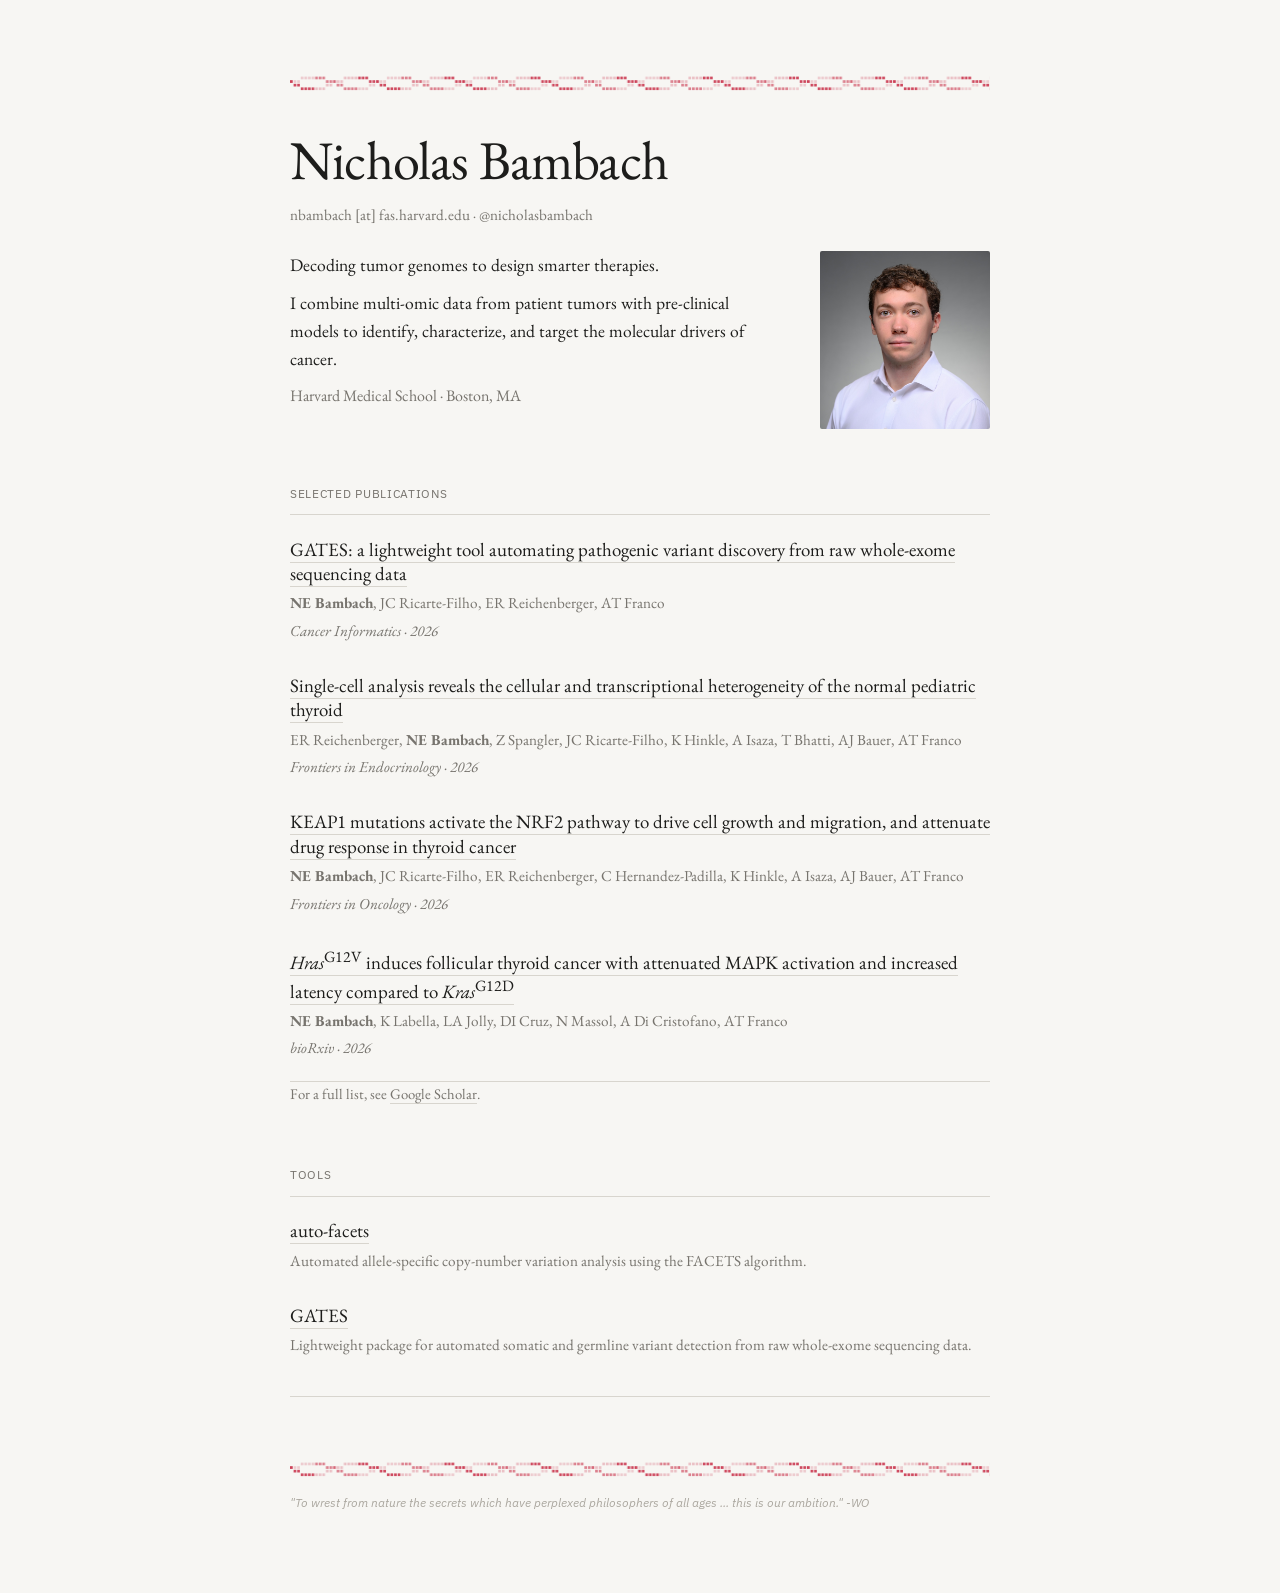
<file: index.html>
<!DOCTYPE html>
<html lang="en">

<head>
  <script async src="https://www.googletagmanager.com/gtag/js?id=G-K3PCY4MZ8D"></script>
  <script>
    window.dataLayer = window.dataLayer || [];
    function gtag() { dataLayer.push(arguments); }
    gtag('js', new Date());
    gtag('config', 'G-K3PCY4MZ8D');
  </script>

  <meta charset="UTF-8">
  <meta name="viewport" content="width=device-width, initial-scale=1.0">
  <title>Nicholas Bambach</title>
  <meta name="description" content="I decode tumor genomes to design smarter therapies.">
  <meta property="og:title" content="Nicholas Bambach">
  <meta property="og:description" content="I decode tumor genomes to design smarter therapies.">
  <meta property="og:type" content="website">
  <meta property="og:image" content="https://nicobambach.github.io/images/nicholas-bambach.jpeg">
  <link rel="canonical" href="https://nicobambach.github.io">
  <script type="application/ld+json">
    {
      "@context": "https://schema.org",
      "@type": "Person",
      "name": "Nicholas Bambach",
      "givenName": "Nicholas",
      "familyName": "Bambach",
      "alternateName": "Nico Bambach",
      "url": "https://nicobambach.github.io",
      "description": "Nicholas Bambach is a researcher and Ph.D. student at Harvard Medical School.",
      "jobTitle": "Researcher",
      "affiliation": {
        "@type": "Organization",
        "name": "Harvard Medical School",
        "url": "https://hms.harvard.edu/"
      },
      "sameAs": [
        "https://scholar.google.com/citations?user=1WIBhDUAAAAJ&hl=enL",
        "https://orcid.org/0009-0001-0002-7583",
        "https://www.linkedin.com/in/nicholasbambach",
        "https://www.researchgate.net/profile/Nicholas-Bambach",
        "https://github.com/nicobambach"
      ],
      "image": [
        {
          "@type": "ImageObject",
          "url": "https://nicobambach.github.io/images/nicholas-bambach.jpeg",
          "name": "Nicholas Bambach headshot"
        }
      ],
        "mainEntityOfPage": {
        "@type": "WebPage",
        "@id": "https://nicobambach.github.io"
      }
    }
    </script>
  <link rel="stylesheet" href="css/styles.css" />
</head>

<body>
  <main class="site-main">
    <svg class="helix" viewBox="0 0 780 20" preserveAspectRatio="xMidYMid meet" aria-hidden="true"
      xmlns="http://www.w3.org/2000/svg">
      <defs>
        <pattern id="dna-pattern" x="0" y="0" width="96" height="20" patternUnits="userSpaceOnUse">
          <rect x="0" y="8" width="3" height="3" fill="#C41E3A" opacity="0.2" />
          <rect x="0" y="8" width="3" height="3" fill="#C41E3A" opacity="0.8" />
          <rect x="4" y="8" width="3" height="3" fill="#C41E3A" opacity="0.2" />
          <rect x="4" y="12" width="3" height="3" fill="#C41E3A" opacity="0.8" />
          <rect x="8" y="8" width="3" height="3" fill="#C41E3A" opacity="0.2" />
          <rect x="8" y="12" width="3" height="3" fill="#C41E3A" opacity="0.8" />
          <rect x="12" y="4" width="3" height="3" fill="#C41E3A" opacity="0.2" />
          <rect x="12" y="16" width="3" height="3" fill="#C41E3A" opacity="0.8" />
          <rect x="16" y="4" width="3" height="3" fill="#C41E3A" opacity="0.2" />
          <rect x="16" y="16" width="3" height="3" fill="#C41E3A" opacity="0.8" />
          <rect x="20" y="4" width="3" height="3" fill="#C41E3A" opacity="0.2" />
          <rect x="20" y="16" width="3" height="3" fill="#C41E3A" opacity="0.8" />
          <rect x="24" y="4" width="3" height="3" fill="#C41E3A" opacity="0.2" />
          <rect x="24" y="16" width="3" height="3" fill="#C41E3A" opacity="0.8" />
          <rect x="28" y="16" width="3" height="3" fill="#C41E3A" opacity="0.25" />
          <rect x="28" y="4" width="3" height="3" fill="#C41E3A" opacity="0.55" />
          <rect x="32" y="16" width="3" height="3" fill="#C41E3A" opacity="0.25" />
          <rect x="32" y="4" width="3" height="3" fill="#C41E3A" opacity="0.55" />
          <rect x="36" y="16" width="3" height="3" fill="#C41E3A" opacity="0.25" />
          <rect x="36" y="4" width="3" height="3" fill="#C41E3A" opacity="0.55" />
          <rect x="40" y="12" width="3" height="3" fill="#C41E3A" opacity="0.25" />
          <rect x="40" y="8" width="3" height="3" fill="#C41E3A" opacity="0.55" />
          <rect x="44" y="12" width="3" height="3" fill="#C41E3A" opacity="0.25" />
          <rect x="44" y="8" width="3" height="3" fill="#C41E3A" opacity="0.55" />
          <rect x="48" y="8" width="3" height="3" fill="#C41E3A" opacity="0.25" />
          <rect x="48" y="8" width="3" height="3" fill="#C41E3A" opacity="0.55" />
          <rect x="52" y="8" width="3" height="3" fill="#C41E3A" opacity="0.25" />
          <rect x="52" y="12" width="3" height="3" fill="#C41E3A" opacity="0.55" />
          <rect x="56" y="8" width="3" height="3" fill="#C41E3A" opacity="0.25" />
          <rect x="56" y="12" width="3" height="3" fill="#C41E3A" opacity="0.55" />
          <rect x="60" y="4" width="3" height="3" fill="#C41E3A" opacity="0.25" />
          <rect x="60" y="16" width="3" height="3" fill="#C41E3A" opacity="0.55" />
          <rect x="64" y="4" width="3" height="3" fill="#C41E3A" opacity="0.25" />
          <rect x="64" y="16" width="3" height="3" fill="#C41E3A" opacity="0.55" />
          <rect x="68" y="4" width="3" height="3" fill="#C41E3A" opacity="0.25" />
          <rect x="68" y="16" width="3" height="3" fill="#C41E3A" opacity="0.55" />
          <rect x="72" y="4" width="3" height="3" fill="#C41E3A" opacity="0.25" />
          <rect x="72" y="16" width="3" height="3" fill="#C41E3A" opacity="0.55" />
          <rect x="76" y="16" width="3" height="3" fill="#C41E3A" opacity="0.2" />
          <rect x="76" y="4" width="3" height="3" fill="#C41E3A" opacity="0.8" />
          <rect x="80" y="16" width="3" height="3" fill="#C41E3A" opacity="0.2" />
          <rect x="80" y="4" width="3" height="3" fill="#C41E3A" opacity="0.8" />
          <rect x="84" y="16" width="3" height="3" fill="#C41E3A" opacity="0.2" />
          <rect x="84" y="4" width="3" height="3" fill="#C41E3A" opacity="0.8" />
          <rect x="88" y="12" width="3" height="3" fill="#C41E3A" opacity="0.2" />
          <rect x="88" y="8" width="3" height="3" fill="#C41E3A" opacity="0.8" />
          <rect x="92" y="12" width="3" height="3" fill="#C41E3A" opacity="0.2" />
          <rect x="92" y="8" width="3" height="3" fill="#C41E3A" opacity="0.8" />
        </pattern>
      </defs>
      <rect width="100%" height="100%" fill="url(#dna-pattern)" />
    </svg>

    <section class="home-intro" id="top">
      <h1>Nicholas Bambach</h1>
      <div class="contact">
        nbambach [at] fas.harvard.edu &middot;
        <a href="https://x.com/nicholasbambach" target="_blank" rel="noreferrer">@nicholasbambach</a>
      </div>

      <div class="intro">
        <img src="images/nicholas-bambach-test.jpeg" alt="Nicholas E. Bambach" class="portrait">
        <p> Decoding tumor genomes to design smarter therapies.</p>
        <p>I combine multi-omic data from patient tumors with pre-clinical models to identify, characterize, and target
          the molecular drivers of cancer.</p>
        <p class="aside">Harvard Medical School &middot; Boston, MA</p>
      </div>
    </section>

    <section class="content-section" id="publications">
      <p class="section-label">Selected publications</p>
      <ul class="list">
        <li class="list-item">
          <h2><a href="https://pmc.ncbi.nlm.nih.gov/articles/PMC13539001/" target="_blank" rel="noreferrer">GATES: a
              lightweight tool automating pathogenic variant discovery from raw whole-exome sequencing data</a></h2>
          <span class="authors"><strong>NE Bambach</strong>, JC Ricarte-Filho, ER Reichenberger, AT Franco</span>
          <span class="venue">Cancer Informatics · 2026</span>
        </li>
        <li class="list-item">
          <h2><a href="https://pmc.ncbi.nlm.nih.gov/articles/PMC12917210/" target="_blank" rel="noreferrer">Single-cell
              analysis reveals the cellular and transcriptional heterogeneity of the normal pediatric thyroid</a></h2>
          <span class="authors">ER Reichenberger, <strong>NE Bambach</strong>, Z Spangler, JC Ricarte-Filho, K Hinkle, A
            Isaza, T Bhatti, AJ Bauer, AT Franco</span>
          <span class="venue">Frontiers in Endocrinology · 2026</span>
        </li>
        <li class="list-item">
          <h2><a href="https://pmc.ncbi.nlm.nih.gov/articles/PMC12819188/" target="_blank" rel="noreferrer">KEAP1
              mutations activate the NRF2 pathway to drive cell growth and migration, and attenuate drug response in
              thyroid cancer</a></h2>
          <span class="authors"><strong>NE Bambach</strong>, JC Ricarte-Filho, ER Reichenberger, C Hernandez-Padilla, K
            Hinkle, A Isaza, AJ Bauer, AT Franco</span>
          <span class="venue">Frontiers in Oncology · 2026</span>
        </li>
        <li class="list-item">
          <h2><a href="https://www.biorxiv.org/content/10.64898/2026.09.09.750413v1.full" target="_blank"
              rel="noreferrer"><i>Hras</i><sup>G12V</sup> induces follicular thyroid cancer with attenuated MAPK
              activation and increased
              latency compared to <i>Kras</i><sup>G12D</sup></a></h2>
          <span class="authors"><strong>NE Bambach</strong>, K Labella, LA Jolly, DI Cruz, N Massol, A Di Cristofano, AT
            Franco</span>
          <span class="venue">bioRxiv · 2026</span>
        </li>
      </ul>
      <p class="subtle">For a full list, see <a href="https://scholar.google.com/citations?user=1WIBhDUAAAAJ&amp;hl=en"
          target="_blank" rel="noreferrer">Google Scholar</a>.</p>
    </section>

    <section class="content-section" id="tools">
      <p class="section-label">Tools</p>
      <ul class="list tool-list">
        <li class="list-item">
          <h2><a href="https://github.com/nicobambach/auto-facets" target="_blank" rel="noreferrer">auto-facets</a></h2>
          <p class="description">Automated allele-specific copy-number variation analysis using the FACETS algorithm.
          </p>
        </li>
        <li class="list-item">
          <h2><a href="https://github.com/nicobambach/GATES" target="_blank" rel="noreferrer">GATES</a></h2>
          <p class="description">Lightweight package for automated somatic and germline variant detection from raw
            whole-exome sequencing data.</p>
        </li>
      </ul>
    </section>

    <footer class="page-footer">
      <svg class="helix-sm" viewBox="0 0 780 20" preserveAspectRatio="xMidYMid meet" aria-hidden="true"
        xmlns="http://www.w3.org/2000/svg">
        <rect width="100%" height="100%" fill="url(#dna-pattern)" />
      </svg>
      <p><i>"To wrest from nature the secrets which have perplexed philosophers of all ages ... this is our
          ambition." -WO</i>
      </p>
    </footer>
  </main>
</body>

</html>
</file>
<file: css/styles.css>
@import url('https://fonts.googleapis.com/css2?family=EB+Garamond:ital,wght@0,400;0,500;1,400;1,500&family=IBM+Plex+Sans:wght@400;500&display=swap');

:root {
  --background: #f7f6f3;
  --text: #1d1d1b;
  --muted: #77746e;
  --faint: #aaa69e;
  --border: #d8d5ce;
  --serif: 'EB Garamond', Georgia, serif;
  --sans: 'IBM Plex Sans', Helvetica, sans-serif;
}

* {
  box-sizing: border-box;
}

html,
body {
  min-height: 100%;
}

body {
  margin: 0;
  background: var(--background);
  color: var(--text);
  font-family: var(--serif);
  font-size: 18px;
  line-height: 1.6;
  -webkit-font-smoothing: antialiased;
}

body.fade-out {
  opacity: 0;
  transition: opacity 0.2s ease;
}

::selection {
  background: var(--text);
  color: var(--background);
}

.site-main,
.page-footer {
  width: min(100% - 3rem, 700px);
  margin-inline: auto;
}

.page-footer {
  width: 100%;
}

.site-main {
  padding: 4.5rem 0 3rem;
}

.eyebrow,
.meta,
.section-label {
  color: var(--muted);
  font-family: var(--sans);
  font-size: 0.72rem;
  letter-spacing: 0.06em;
  text-transform: uppercase;
}

h1,
h2,
h3,
p {
  margin-top: 0;
}

h1 {
  margin-bottom: 0.8rem;
  font-size: 3.4rem;
  font-weight: 400;
  letter-spacing: -0.015em;
  line-height: 1.1;
}

h2 {
  margin-bottom: 1.2rem;
  font-size: 1.8rem;
  font-weight: 400;
  line-height: 1.1;
}

h3 {
  margin-bottom: 0.2rem;
  font-size: 1.25rem;
  font-weight: 500;
  line-height: 1.25;
}

p {
  margin-bottom: 1.2rem;
}

a {
  color: var(--text);
  text-decoration: none;
  border-bottom: 1px solid var(--border);
  transition: border-color 0.2s ease, color 0.2s ease;
}

a:hover {
  border-bottom-color: var(--text);
}

.home-intro {
  padding-bottom: 1.5rem;
}

.contact {
  margin-bottom: 1.5rem;
  color: var(--muted);
  font-size: 0.95rem;
}

.contact a {
  color: var(--muted);
  border-bottom-color: transparent;
}

.contact a:hover {
  color: var(--text);
  border-bottom-color: var(--text);
}

.intro {
  font-size: 1.1rem;
  margin-bottom: 0.5rem;
  overflow: hidden;
}

.intro p {
  margin-bottom: 0.6rem;
}

.intro .portrait {
  float: right;
  width: 170px;
  margin: 0rem 0 1.5rem 2.5rem;
  border-radius: 2px;
}

.intro .aside {
  color: var(--muted);
  font-size: 1rem;
  margin-bottom: 0;
}

.subtle {
  color: var(--muted);
  font-size: 0.92rem;
  line-height: 1.6;
}

.subtle a {
  color: var(--muted);
  border-bottom-color: var(--border);
  font-size: inherit;
}

.subtle a:hover {
  color: var(--text);
  border-bottom-color: var(--text);
}

.inline-links {
  display: flex;
  flex-wrap: wrap;
  gap: 0.5rem 1.2rem;
  margin-top: 2rem;
  font-family: var(--sans);
  font-size: 0.78rem;
}

.helix,
.helix-sm {
  display: block;
  margin-bottom: 2.4rem;
  width: 100%;
  height: 20px;
}

.content-section {
  margin-bottom: 3.8rem;
}

.section-label {
  padding-bottom: 0.7rem;
  margin-bottom: 1.4rem;
  border-bottom: 1px solid var(--border);
}

#publications .list,
#tools .list {
  padding-bottom: 1.35rem;
  border-bottom: 1px solid var(--border);
}

.list {
  list-style: none;
  padding: 0;
  margin: 0;
}

.list-item {
  padding: 0 0 1.35rem;
  margin-bottom: 1.35rem;
  border-bottom: 1px solid var(--border);
}

#publications .list-item,
#tools .list-item {
  padding-bottom: 0;
  margin-bottom: 2rem;
  border-bottom: none;
}

#publications .list-item:last-child,
#tools .list-item:last-child {
  margin-bottom: 0;
}

.list-item h2 {
  margin-bottom: 0.35rem;
  font-size: 1.18rem;
  line-height: 1.3;
}

.list-item:last-child {
  margin-bottom: 0;
}

.list-item .description,
.list-item .authors,
.list-item .venue {
  display: block;
  color: var(--muted);
  font-size: 0.95rem;
  line-height: 1.45;
}

.list-item .description {
  margin-top: 0.25rem;
}

.list-item .venue {
  margin-top: 0.35rem;
  font-style: italic;
}

.year {
  margin: 2.5rem 0 1rem;
  color: var(--muted);
  font-family: var(--sans);
  font-size: 0.78rem;
}

.portrait-small {
  width: 145px;
  margin-bottom: 1.2rem;
  border-radius: 2px;
}

.education-item {
  margin-bottom: 1.7rem;
}

.education-item p {
  margin-bottom: 0.15rem;
}

.resource-image {
  width: 100%;
  max-height: 180px;
  margin-bottom: 1rem;
  object-fit: cover;
  border-radius: 2px;
}

.contact-list {
  list-style: none;
  padding: 0;
  margin: 0;
}

.contact-list li {
  padding: 1rem 0;
  border-bottom: 1px solid var(--border);
}

.contact-list .meta {
  display: block;
  margin-bottom: 0.2rem;
}

.site-footer {
  padding: 1.5rem 0 3rem;
  border-top: 1px solid var(--border);
  color: var(--faint);
  font-family: var(--sans);
  font-size: 0.72rem;
}

.site-footer p {
  margin: 0;
}

.page-footer {
  padding: 0 0 2rem;
  color: var(--faint);
  font-family: var(--sans);
  font-size: 0.72rem;
}

.page-footer .helix-sm {
  margin-bottom: 1rem;
}

.page-footer p {
  display: inline;
  margin-right: 0.8rem;
}

.page-footer a {
  color: var(--muted);
  border-bottom: 1px solid var(--border);
}

@media (max-width: 600px) {
  body {
    font-size: 17px;
  }

  .site-main,
  .page-footer {
    width: min(100% - 2.5rem, 700px);
  }

  .page-footer {
    width: 100%;
  }

  .site-main {
    padding-top: 3rem;
  }

  h1 {
    font-size: 2.6rem;
    margin-bottom: 2rem;
  }

  .intro .portrait {
    width: 125px;
    margin-left: 1.5rem;
  }

  .home-intro {
    min-height: 0;
  }

  .page-footer p {
    display: block;
    margin: 0 0 0.4rem;
  }
}
</file>
